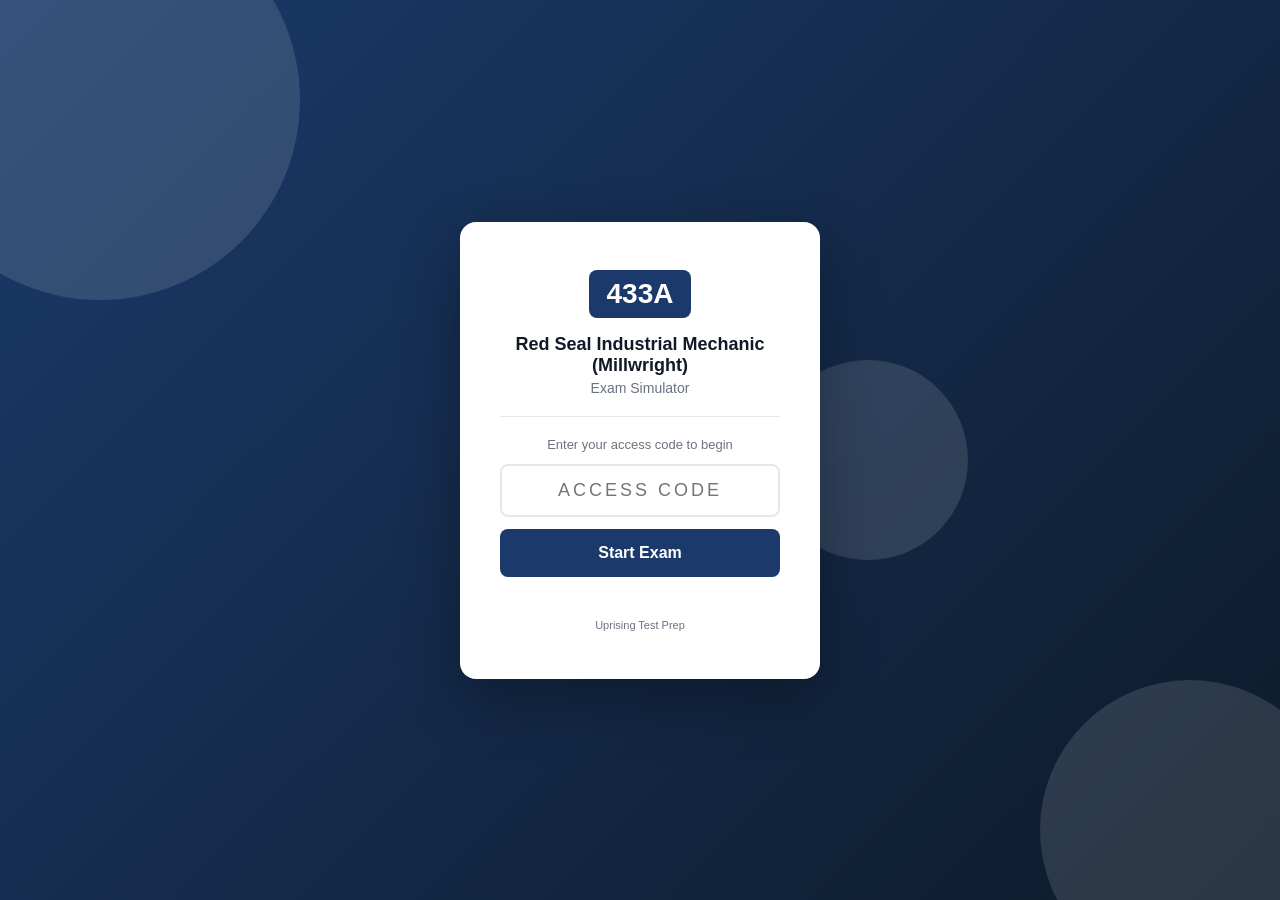
<file: index.html>
<!DOCTYPE html>
<html lang="en">
<head>
  <meta charset="UTF-8" />
  <meta name="viewport" content="width=device-width, initial-scale=1.0, viewport-fit=cover" />
  <meta name="apple-mobile-web-app-capable" content="yes" />
  <meta name="apple-mobile-web-app-status-bar-style" content="black-translucent" />
  <title>433A Exam Simulator</title>
  <link rel="stylesheet" href="style.css" />
</head>
<body>

<div id="access-gate">
  <div class="gate-bg-shapes">
    <div class="shape shape-1"></div>
    <div class="shape shape-2"></div>
    <div class="shape shape-3"></div>
  </div>
  <div class="gate-card">
    <div class="gate-logo">
      <div class="logo-badge">433A</div>
    </div>
    <h1 class="gate-title">Red Seal Industrial Mechanic (Millwright)</h1>
    <p class="gate-subtitle">Exam Simulator</p>
    <div class="gate-divider"></div>
    <p class="gate-instruction">Enter your access code to begin</p>
    <input type="text" id="access-code-input" class="gate-input"
           placeholder="Access Code" autocomplete="off"
           maxlength="20" spellcheck="false" />
    <button id="access-btn" class="gate-btn">Start Exam</button>
    <p id="access-error" class="gate-error"></p>
    <p class="gate-hint">Uprising Test Prep</p>
  </div>
</div>

<div id="app" style="display:none">
  <header class="top-bar">
    <div class="bar-left">
      <span class="bar-logo">433A</span>
      <span class="bar-title">Exam Simulator</span>
    </div>
    <div class="bar-right">
      <span class="bar-timer" id="timer-display">--:--</span>
      <button class="bar-btn" id="flag-btn">Flag</button>
      <button class="bar-btn bar-btn-primary" id="submit-btn">
        <span class="btn-full">Submit Exam</span>
        <span class="btn-short">Submit</span>
      </button>
    </div>
  </header>

  <div class="progress-strip">
    <div class="progress-bar" id="progress-bar"></div>
  </div>

  <main class="exam-main">
    <div class="question-panel">
      <div class="q-meta">
        <span id="q-counter"></span>
        <span id="q-domain" class="q-domain-tag"></span>
        <span id="q-flag-indicator" class="flag-chip" style="display:none">Flagged</span>
      </div>
      <div id="q-image-wrap" style="display:none; margin-bottom:14px;"></div>
      <p id="question-text" class="q-text"></p>
      <div id="options-list" class="options-list"></div>
      <div id="explanation-box" class="explanation-box" style="display:none">
        <div class="explanation-label">Explanation</div>
        <p id="explanation-text" class="explanation-text"></p>
      </div>
    </div>
    <div class="nav-bar">
      <button class="nav-btn" id="prev-btn">&#8592; Prev</button>
      <button class="nav-btn nav-btn-map" id="map-btn">Question Map</button>
      <button class="nav-btn nav-btn-next" id="next-btn">Next &#8594;</button>
    </div>
  </main>
</div>

<!-- Question Map Modal -->
<div id="map-modal" style="display:none">
  <div class="map-backdrop" id="map-backdrop"></div>
  <div class="map-panel">
    <div class="map-header">
      <span class="map-title">Question Map</span>
      <button id="map-close" class="map-close-btn">&#x2715; Close</button>
    </div>
    <div class="map-legend">
      <span class="leg-item"><span class="leg-swatch leg-answered"></span>Answered</span>
      <span class="leg-item"><span class="leg-swatch leg-flagged"></span>Flagged</span>
      <span class="leg-item"><span class="leg-swatch leg-unanswered"></span>Unanswered</span>
    </div>
    <div id="q-grid" class="q-grid"></div>
  </div>
</div>

<div id="results-screen" style="display:none">
  <div class="results-card">
    <div class="res-header">
      <div class="res-badge">433A</div>
      <h2 id="res-status" class="res-status"></h2>
      <p id="res-score" class="res-score"></p>
    </div>
    <div id="res-domains" class="res-domains"></div>
    <button id="res-review-btn" class="res-btn">Review Answers</button>
    <button id="res-restart-btn" class="res-btn res-btn-secondary">Restart</button>
  </div>
</div>

<script src="questions.js"></script>
<script src="app.js"></script>
</body>
</html>
</file>
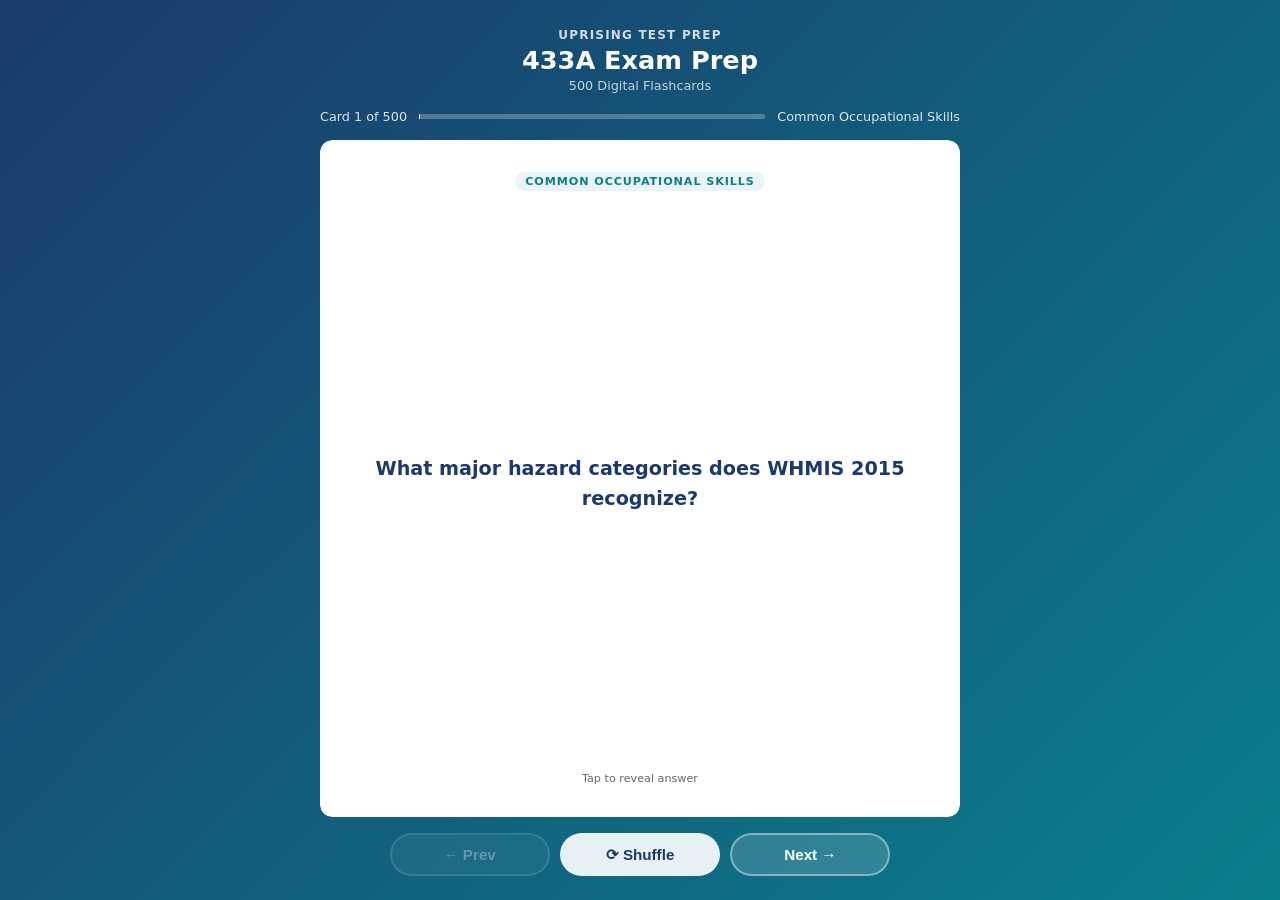
<file: flashcards/index.html>
<!DOCTYPE html>
<html lang="en">
<head>
  <meta charset="UTF-8">
  <meta name="viewport" content="width=device-width, initial-scale=1.0">
  <title>433A Exam Prep — Flashcards</title>
  <style>
    :root {
      --blue:   #1B3A6B;
      --teal:   #0A7E8C;
      --ltblue: #E8F4F8;
      --white:  #FFFFFF;
      --text:   #1A1A1A;
      --muted:  #666;
      --radius: 12px;
    }
    * { box-sizing: border-box; margin: 0; padding: 0; }
    html, body { height: 100%; }
    body {
      font-family: 'Segoe UI', system-ui, sans-serif;
      background: linear-gradient(135deg, var(--blue) 0%, var(--teal) 100%);
      /* Pinned, not min-height: the page must never grow, or the controls
         get pushed below the fold on iOS where 100dvh and height:100%
         disagree. The height:100% rule above is the pre-dvh fallback. */
      height: 100dvh;
      max-height: 100dvh;
      overflow: hidden;
      display: flex;
      flex-direction: column;
      align-items: center;
      padding: 1.25rem 1rem 1rem;
      gap: 0.75rem;
      overflow-x: hidden;
    }
    header { text-align: center; color: #fff; flex-shrink: 0; }
    header .brand { font-size: 0.75rem; font-weight: 700; letter-spacing: 0.1em; opacity: 0.8; text-transform: uppercase; }
    header h1 { font-size: 1.3rem; font-weight: 800; margin-top: 0.2rem; }
    header .subtitle { font-size: 0.8rem; opacity: 0.75; margin-top: 0.15rem; }
    #progress-info {
      display: flex; align-items: center; gap: 0.75rem;
      color: rgba(255,255,255,0.85); font-size: 0.8rem;
      flex-shrink: 0; width: 100%; max-width: 640px;
    }
    #progress-bar-track {
      flex: 1; background: rgba(255,255,255,0.25);
      border-radius: 4px; height: 5px;
    }
    #progress-bar-fill { height: 100%; background: #fff; border-radius: 4px; transition: width 0.3s; }
    .card-scene {
      width: 100%; max-width: 640px;
      perspective: 1200px;
      cursor: pointer;
      flex: 1; min-height: 0;
      display: flex; flex-direction: column;
    
      /* WebKit does not clip overflow inside a preserve-3d context, so the
         answer pane's own clip is dropped and a long answer paints over the
         Prev/Next row. This element only sets the perspective and is NOT
         itself in the 3D context, so its clip is honoured in every engine. */
      overflow: hidden;
      border-radius: var(--radius);
    }
    .card-inner {
      position: relative; width: 100%;
      flex: 1; min-height: 0;
      transition: transform 0.55s cubic-bezier(.4,0,.2,1);
      transform-style: preserve-3d;
    }
    .card-scene.flipped .card-inner { transform: rotateY(180deg); }
    .card-face {
      position: absolute; inset: 0;
      backface-visibility: hidden; -webkit-backface-visibility: hidden;
      border-radius: var(--radius);
      display: flex; flex-direction: column;
      padding: 1.5rem 1.75rem;
      box-shadow: 0 12px 40px rgba(0,0,0,0.2);
      overflow: hidden;
    
      /* Painting through a mask forces WebKit to allocate a real clipping
         layer for a 3D-transformed element, which is what makes the
         overflow:hidden and the rounded corners above actually apply. */
      -webkit-mask-image: -webkit-radial-gradient(#fff, #000);
              mask-image: radial-gradient(#fff, #000);
    }
    .card-front { background: var(--white); align-items: center; justify-content: center; }
    .card-back  { background: var(--ltblue); transform: rotateY(180deg); }
    .card-badge {
      font-size: 0.7rem; font-weight: 700; text-transform: uppercase;
      letter-spacing: 0.08em;
      background: var(--ltblue); color: var(--teal);
      padding: 0.2rem 0.65rem; border-radius: 20px;
      margin-bottom: 0.85rem; flex-shrink: 0;
    }
    .card-back .card-badge { background: rgba(10,126,140,0.12); }
    .card-front .q-text {
      font-size: 1.1rem; font-weight: 600; color: var(--blue); line-height: 1.55;
      text-align: center; overflow-y: auto; flex: 1;
      display: flex; align-items: center; justify-content: center;
      scrollbar-width: thin; scrollbar-color: rgba(27,58,107,0.3) transparent;
    }
    .card-back .a-label { font-size: 0.7rem; font-weight: 700; color: var(--teal); text-transform: uppercase; letter-spacing: 0.08em; margin-bottom: 0.4rem; flex-shrink: 0; }
    .card-back .a-text  {
      font-size: 0.975rem; color: var(--text); line-height: 1.65;
      overflow-y: auto; flex: 1; min-height: 0; padding-right: 4px;
      scrollbar-width: thin; scrollbar-color: rgba(10,126,140,0.4) transparent;
    
      -webkit-overflow-scrolling: touch;
      overscroll-behavior: contain;
    }
    .card-back .a-text::-webkit-scrollbar { width: 4px; }
    .card-back .a-text::-webkit-scrollbar-track { background: transparent; }
    .card-back .a-text::-webkit-scrollbar-thumb { background: rgba(10,126,140,0.4); border-radius: 4px; }
    .tap-hint { flex-shrink: 0; margin-top: 0.6rem; font-size: 0.7rem; color: var(--muted); text-align: center; }
    .card-back .tap-hint { color: var(--teal); opacity: 0.7; }
    .controls {
      display: flex; gap: 0.65rem; flex-wrap: nowrap;
      justify-content: center; flex-shrink: 0;
      width: 100%; max-width: 640px;
      padding-bottom: env(safe-area-inset-bottom, 0px);
    }
    .btn {
      padding: 0.6rem 1.2rem; border-radius: 50px;
      border: 2px solid rgba(255,255,255,0.4);
      background: rgba(255,255,255,0.15); color: #fff;
      font-weight: 700; font-size: 0.875rem; cursor: pointer;
      transition: all 0.2s; backdrop-filter: blur(4px);
      white-space: nowrap; flex: 1; max-width: 160px;
    }
    .btn:hover { background: rgba(255,255,255,0.3); border-color: rgba(255,255,255,0.7); }
    .btn:active { transform: scale(0.96); }
    .btn:disabled { opacity: 0.35; cursor: not-allowed; }
    .btn.btn-primary { background: rgba(255,255,255,0.9); color: var(--blue); border-color: transparent; }
    .btn.btn-primary:hover { background: #fff; }
    #loading { color: rgba(255,255,255,0.8); font-size: 1rem; text-align: center; padding: 3rem; flex: 1; }
    @media (min-width: 768px) {
      body { padding: 1.75rem 1.5rem 1.5rem; gap: 1rem; }
      header h1 { font-size: 1.6rem; }
      .card-face { padding: 2rem 2.5rem; }
      .card-front .q-text { font-size: 1.2rem; }
      .card-back .a-text { font-size: 1.05rem; }
      .btn { font-size: 0.95rem; padding: 0.65rem 1.4rem; }
    }
    @media (max-width: 380px) {
      body { padding: 0.75rem; gap: 0.5rem; }
      header .brand { font-size: 0.65rem; }
      header h1 { font-size: 1.1rem; }
      header .subtitle { display: none; }
      .card-face { padding: 1rem 1.1rem; }
      .card-front .q-text { font-size: 0.975rem; }
      .card-back .a-text { font-size: 0.875rem; }
      .btn { font-size: 0.8rem; padding: 0.5rem 0.75rem; }
    }
  </style>
</head>
<body>
<header>
  <div class="brand">Uprising Test Prep</div>
  <h1>433A Exam Prep</h1>
  <div class="subtitle">500 Digital Flashcards</div>
</header>
<div id="progress-info">
  <span id="card-counter">Card 1 of 500</span>
  <div id="progress-bar-track"><div id="progress-bar-fill" style="width:0%"></div></div>
  <span id="domain-label"></span>
</div>
<div id="loading">Loading flashcards...</div>
<div class="card-scene" id="card-scene" style="display:none" onclick="flipCard()">
  <div class="card-inner" id="card-inner">
    <div class="card-face card-front">
      <div class="card-badge" id="front-badge"></div>
      <div class="q-text" id="q-text"></div>
      <div class="tap-hint">Tap to reveal answer</div>
    </div>
    <div class="card-face card-back">
      <div class="card-badge" id="back-badge">Answer</div>
      <div class="a-label">Answer</div>
      <div class="a-text" id="a-text"></div>
      <div class="tap-hint">Tap to flip back</div>
    </div>
  </div>
</div>
<div class="controls" id="controls" style="display:none">
  <button class="btn" id="prev-btn" onclick="event.stopPropagation();move(-1)" disabled>&#8592; Prev</button>
  <button class="btn btn-primary" onclick="event.stopPropagation();shuffleCards()">&#10227; Shuffle</button>
  <button class="btn" id="next-btn" onclick="event.stopPropagation();move(1)">Next &#8594;</button>
</div>
<script>
const DOMAIN_LABELS = {
  common_occupational_skills: "Common Occupational Skills",
  rigging_hoisting_and_moving: "Rigging Hoisting and Moving",
  mechanical_power_transmission: "Mechanical Power Transmission",
  material_handling_and_process_systems: "Material Handling and Process Systems",
  fluid_power_systems: "Fluid Power Systems",
  preventive_and_predictive_maintenance: "Preventive and Predictive Maintenance",
};
let cards   = [];
let current = 0;
async function init() {
  try {
    const res = await fetch('flashcards.json');
    if (!res.ok) throw new Error('Network error');
    cards = await res.json();
    document.getElementById('loading').style.display    = 'none';
    document.getElementById('card-scene').style.display = 'flex';
    document.getElementById('controls').style.display   = 'flex';
    show();
  } catch (e) {
    document.getElementById('loading').textContent = 'Error loading flashcards. Please try refreshing.';
  }
}
function domainLabel(key) {
  return DOMAIN_LABELS[key] || key.replace(/_/g, ' ').replace(/\b\w/g, c => c.toUpperCase());
}
function show() {
  const c = cards[current];
  document.getElementById('card-scene').classList.remove('flipped');
  document.getElementById('a-text').scrollTop = 0;
  const label = domainLabel(c.domain || c.chapter || '');
  document.getElementById('q-text').textContent       = c.front;
  document.getElementById('a-text').textContent       = c.back;
  document.getElementById('front-badge').textContent  = label;
  document.getElementById('back-badge').textContent   = label;
  document.getElementById('card-counter').textContent = `Card ${current+1} of ${cards.length}`;
  document.getElementById('domain-label').textContent = label;
  document.getElementById('progress-bar-fill').style.width = `${((current+1)/cards.length*100).toFixed(1)}%`;
  document.getElementById('prev-btn').disabled = current === 0;
  document.getElementById('next-btn').disabled = current === cards.length - 1;
}
function flipCard() { document.getElementById('card-scene').classList.toggle('flipped'); }
function move(dir) {
  const next = current + dir;
  if (next < 0 || next >= cards.length) return;
  current = next; show();
}
function shuffleCards() {
  for (let i = cards.length - 1; i > 0; i--) {
    const j = Math.floor(Math.random() * (i+1));
    [cards[i], cards[j]] = [cards[j], cards[i]];
  }
  current = 0; show();
}
document.addEventListener('keydown', e => {
  if (e.key === 'ArrowRight' || e.key === 'ArrowDown') move(1);
  else if (e.key === 'ArrowLeft' || e.key === 'ArrowUp') move(-1);
  else if (e.key === ' ' || e.key === 'Enter') { e.preventDefault(); flipCard(); }
});
init();
</script>
</body>
</html>
</file>
<file: style.css>
/* 433A Exam Simulator — Styles */
:root {
  --primary:   #1B3A6B;
  --pass:      #059669;
  --fail:      #DC2626;
  --bg:        #F3F4F8;
  --card:      #FFFFFF;
  --border:    #E2E8F0;
  --text:      #111827;
  --muted:     #6B7280;
  --radius:    10px;
}
*, *::before, *::after { box-sizing: border-box; margin: 0; padding: 0; }
body {
  font-family: -apple-system, BlinkMacSystemFont, "Segoe UI", sans-serif;
  background: var(--bg);
  color: var(--text);
  height: 100vh;
  height: 100dvh;
  overflow: hidden;
  -webkit-text-size-adjust: 100%;
}

/* ── Access Gate ─────────────────────────────────────────────────────────── */
#access-gate {
  display: flex;
  align-items: center;
  justify-content: center;
  height: 100vh;
  height: 100dvh;
  background: linear-gradient(135deg, var(--primary) 0%, #0d1b2a 100%);
  position: relative;
  overflow: hidden;
  padding: 20px;
  padding-top: max(20px, env(safe-area-inset-top));
  padding-bottom: max(20px, env(safe-area-inset-bottom));
}
.gate-bg-shapes { position: absolute; inset: 0; pointer-events: none; }
.shape { position: absolute; border-radius: 50%; opacity: .12; background: #fff; }
.shape-1 { width: 400px; height: 400px; top: -100px; left: -100px; }
.shape-2 { width: 300px; height: 300px; bottom: -80px; right: -60px; }
.shape-3 { width: 200px; height: 200px; top: 40%; left: 60%; }
.gate-card {
  background: #fff;
  border-radius: 16px;
  padding: 48px 40px;
  text-align: center;
  width: 100%;
  max-width: 360px;
  position: relative;
  z-index: 1;
  box-shadow: 0 20px 60px rgba(0,0,0,.3);
}
.logo-badge {
  display: inline-block;
  background: var(--primary);
  color: #fff;
  font-weight: 800;
  font-size: 28px;
  padding: 8px 18px;
  border-radius: 8px;
}
.gate-title { font-size: 18px; font-weight: 700; margin-top: 16px; color: var(--text); }
.gate-subtitle { color: var(--muted); font-size: 14px; margin-top: 4px; }
.gate-divider { height: 1px; background: var(--border); margin: 20px 0; }
.gate-instruction { font-size: 13px; color: var(--muted); margin-bottom: 12px; }
.gate-input {
  width: 100%;
  padding: 14px 16px;
  border: 2px solid var(--border);
  border-radius: 8px;
  font-size: 18px;
  text-align: center;
  text-transform: uppercase;
  letter-spacing: 3px;
  outline: none;
}
.gate-input:focus { border-color: var(--primary); }
.gate-btn {
  width: 100%;
  margin-top: 12px;
  padding: 15px;
  background: var(--primary);
  color: #fff;
  border: none;
  border-radius: 8px;
  font-size: 16px;
  font-weight: 600;
  cursor: pointer;
  -webkit-tap-highlight-color: transparent;
}
.gate-btn:hover { opacity: .9; }
.gate-error { color: var(--fail); font-size: 13px; margin-top: 8px; min-height: 18px; }
.gate-hint { color: var(--muted); font-size: 11px; margin-top: 16px; }

/* ── App shell ───────────────────────────────────────────────────────────── */
#app {
  display: flex;
  flex-direction: column;
  height: 100vh;
  height: 100dvh;
  padding-top: env(safe-area-inset-top);
}
.top-bar {
  display: flex;
  justify-content: space-between;
  align-items: center;
  background: var(--primary);
  color: #fff;
  padding: 0 20px;
  padding-left: max(20px, env(safe-area-inset-left));
  padding-right: max(20px, env(safe-area-inset-right));
  height: 52px;
  flex-shrink: 0;
  gap: 8px;
}
.bar-left { display: flex; align-items: center; gap: 8px; min-width: 0; }
.bar-logo { font-weight: 800; font-size: 18px; flex-shrink: 0; }
.bar-title { font-size: 14px; opacity: .8; white-space: nowrap; overflow: hidden; text-overflow: ellipsis; }
.bar-right { display: flex; align-items: center; gap: 8px; flex-shrink: 0; }
.bar-timer {
  font-variant-numeric: tabular-nums;
  font-size: 16px;
  font-weight: 600;
  min-width: 68px;
  text-align: right;
}
.bar-btn {
  padding: 7px 13px;
  background: rgba(255,255,255,.15);
  border: 1px solid rgba(255,255,255,.3);
  color: #fff;
  border-radius: 6px;
  cursor: pointer;
  font-size: 13px;
  white-space: nowrap;
  -webkit-tap-highlight-color: transparent;
  touch-action: manipulation;
}
.bar-btn:hover { background: rgba(255,255,255,.25); }
.bar-btn-primary {
  background: #fff;
  color: var(--primary);
  border-color: #fff;
  font-weight: 600;
}
.bar-btn-primary:hover { background: #f0f0f0; }
.btn-short { display: none; }
.btn-full  { display: inline; }

.progress-strip { height: 4px; background: rgba(0,0,0,.1); flex-shrink: 0; }
.progress-bar   { height: 100%; background: #4ade80; transition: width .3s; }

/* ── Main exam area ──────────────────────────────────────────────────────── */
.exam-main {
  flex: 1;
  overflow: hidden;
  display: flex;
  flex-direction: column;
  padding: 16px 20px 0;
  padding-left: max(16px, env(safe-area-inset-left));
  padding-right: max(16px, env(safe-area-inset-right));
  min-height: 0;
}
.question-panel { flex: 1; overflow-y: auto; padding-bottom: 12px; -webkit-overflow-scrolling: touch; }
.q-meta {
  display: flex;
  align-items: center;
  gap: 8px;
  margin-bottom: 12px;
  font-size: 13px;
  color: var(--muted);
  flex-wrap: wrap;
}
.q-domain-tag {
  background: var(--primary);
  color: #fff;
  padding: 2px 8px;
  border-radius: 4px;
  font-size: 11px;
  font-weight: 600;
}
.flag-chip {
  background: #FEF3C7;
  color: #92400E;
  padding: 2px 8px;
  border-radius: 4px;
  font-size: 11px;
  font-weight: 600;
}
.q-image {
  max-width: 100%;
  height: auto;
  border-radius: 6px;
  border: 1px solid var(--border);
  display: block;
  margin-bottom: 14px;
}
.q-text { font-size: 16px; line-height: 1.65; margin-bottom: 20px; }
.options-list { display: flex; flex-direction: column; gap: 10px; }
.option {
  display: flex;
  align-items: flex-start;
  gap: 12px;
  padding: 15px 16px;
  background: var(--card);
  border: 2px solid var(--border);
  border-radius: var(--radius);
  cursor: pointer;
  transition: .15s;
  -webkit-tap-highlight-color: transparent;
  touch-action: manipulation;
  min-height: 52px;
}
.option:hover  { border-color: var(--primary); background: #F8FAFF; }
.option.selected  { border-color: var(--primary); background: #EEF3FF; }
.option.correct   { border-color: #059669; background: #ECFDF5; }
.option.incorrect { border-color: #DC2626; background: #FEF2F2; }
.explanation-box {
  margin-top: 20px;
  padding: 16px 18px;
  background: #F0F9FF;
  border-left: 4px solid #2563EB;
  border-radius: 6px;
}
.explanation-label {
  font-size: 11px;
  font-weight: 700;
  text-transform: uppercase;
  letter-spacing: .06em;
  color: #2563EB;
  margin-bottom: 8px;
}
.explanation-text { font-size: 14.5px; line-height: 1.7; color: #1e293b; margin: 0; }
.opt-letter { font-weight: 700; font-size: 15px; color: var(--primary); min-width: 22px; padding-top: 1px; flex-shrink: 0; }
.opt-text   { font-size: 15px; line-height: 1.5; }

/* ── Nav bar ─────────────────────────────────────────────────────────────── */
.nav-bar {
  display: flex;
  align-items: center;
  gap: 8px;
  padding: 10px 0;
  padding-bottom: max(14px, env(safe-area-inset-bottom));
  flex-shrink: 0;
}
.nav-btn {
  flex: 1;
  padding: 13px 8px;
  background: var(--card);
  border: 1px solid var(--border);
  border-radius: 8px;
  cursor: pointer;
  font-size: 15px;
  font-weight: 500;
  text-align: center;
  -webkit-tap-highlight-color: transparent;
  touch-action: manipulation;
  min-height: 48px;
}
.nav-btn:hover      { background: #f0f0f0; }
.nav-btn-map {
  background: var(--bg);
  border-color: var(--primary);
  color: var(--primary);
  font-weight: 600;
}
.nav-btn-map:hover { background: #EEF3FF; }
.nav-btn-next {
  background: var(--primary);
  color: #fff;
  border-color: var(--primary);
}
.nav-btn-next:hover { opacity: .9; }

/* ── Question Map Modal ──────────────────────────────────────────────────── */
#map-modal {
  position: fixed;
  inset: 0;
  z-index: 1000;
  display: flex;
  flex-direction: column;
  justify-content: flex-end;
}
.map-backdrop { position: absolute; inset: 0; background: rgba(0,0,0,.5); }
.map-panel {
  position: relative;
  background: #fff;
  border-radius: 20px 20px 0 0;
  padding: 20px;
  padding-bottom: max(20px, env(safe-area-inset-bottom));
  max-height: 80vh;
  max-height: 80dvh;
  display: flex;
  flex-direction: column;
  box-shadow: 0 -4px 30px rgba(0,0,0,.2);
}
.map-header {
  display: flex;
  align-items: center;
  justify-content: space-between;
  margin-bottom: 12px;
  flex-shrink: 0;
}
.map-title { font-size: 17px; font-weight: 700; color: var(--text); }
.map-close-btn {
  padding: 8px 16px;
  background: var(--bg);
  border: 1px solid var(--border);
  border-radius: 8px;
  cursor: pointer;
  font-size: 14px;
  font-weight: 500;
  min-height: 40px;
  -webkit-tap-highlight-color: transparent;
  touch-action: manipulation;
}
.map-close-btn:hover { background: #e5e7eb; }
.map-legend { display: flex; gap: 16px; margin-bottom: 14px; flex-shrink: 0; flex-wrap: wrap; }
.leg-item { display: flex; align-items: center; gap: 6px; font-size: 13px; color: var(--muted); }
.leg-swatch {
  width: 16px;
  height: 16px;
  border-radius: 3px;
  border: 1px solid var(--border);
  background: var(--card);
  display: inline-block;
  flex-shrink: 0;
}
.leg-swatch.leg-answered  { background: var(--primary); border-color: var(--primary); }
.leg-swatch.leg-flagged   { background: #FEF3C7; border-color: #F59E0B; }
.leg-swatch.leg-unanswered { background: var(--card); }
.q-grid {
  display: flex;
  flex-wrap: wrap;
  gap: 6px;
  overflow-y: auto;
  flex: 1;
  padding-bottom: 8px;
  -webkit-overflow-scrolling: touch;
}
.grid-btn {
  width: 40px;
  height: 40px;
  border: 1px solid var(--border);
  border-radius: 6px;
  background: var(--card);
  font-size: 12px;
  cursor: pointer;
  font-weight: 500;
  -webkit-tap-highlight-color: transparent;
  touch-action: manipulation;
}
.grid-btn.answered { background: var(--primary); color: #fff; border-color: var(--primary); }
.grid-btn.flagged  { background: #FEF3C7; border-color: #F59E0B; }
.grid-btn.active   { outline: 3px solid var(--primary); outline-offset: 2px; }

/* ── Results ─────────────────────────────────────────────────────────────── */
#results-screen {
  display: flex;
  align-items: flex-start;
  justify-content: center;
  min-height: 100vh;
  min-height: 100dvh;
  background: var(--bg);
  overflow-y: auto;
  -webkit-overflow-scrolling: touch;
  padding: 20px 16px;
  padding-top: max(20px, env(safe-area-inset-top));
  padding-bottom: max(20px, env(safe-area-inset-bottom));
}
.results-card {
  background: var(--card);
  border-radius: 16px;
  padding: 40px;
  max-width: 480px;
  width: 100%;
  box-shadow: 0 8px 30px rgba(0,0,0,.1);
}
.res-header { text-align: center; margin-bottom: 24px; }
.res-badge {
  display: inline-block;
  background: var(--primary);
  color: #fff;
  font-weight: 800;
  font-size: 22px;
  padding: 6px 16px;
  border-radius: 8px;
}
.res-status { font-size: 36px; font-weight: 800; margin-top: 12px; }
.res-score  { font-size: 18px; color: var(--muted); margin-top: 4px; }
.res-domains { margin-bottom: 24px; display: flex; flex-direction: column; gap: 10px; }
.res-domain-row { display: flex; align-items: center; gap: 8px; font-size: 13px; }
.res-domain-name { width: 160px; font-weight: 500; flex-shrink: 0; }
.res-domain-bar-wrap { flex: 1; background: #E5E7EB; border-radius: 4px; height: 8px; overflow: hidden; }
.res-domain-bar { height: 100%; border-radius: 4px; transition: width .5s; }
.res-domain-pct { width: 36px; text-align: right; font-weight: 600; }
.res-btn {
  width: 100%;
  padding: 15px;
  background: var(--primary);
  color: #fff;
  border: none;
  border-radius: 8px;
  font-size: 15px;
  font-weight: 600;
  cursor: pointer;
  margin-bottom: 10px;
  min-height: 52px;
  -webkit-tap-highlight-color: transparent;
  touch-action: manipulation;
}
.res-btn:hover { opacity: .9; }
.res-btn-secondary {
  background: transparent;
  color: var(--primary);
  border: 2px solid var(--primary);
}
.res-btn-secondary:hover { background: var(--primary); color: #fff; }

/* ── Mobile breakpoint (phones ≤ 640px) ─────────────────────────────────── */
@media (max-width: 640px) {
  /* Gate card */
  .gate-card { padding: 32px 24px; }

  /* Top bar: hide long title text, swap Submit label */
  .bar-title  { display: none; }
  .btn-full   { display: none; }
  .btn-short  { display: inline; }
  .bar-right  { gap: 6px; }
  .bar-btn    { padding: 6px 10px; font-size: 12px; }
  .bar-timer  { font-size: 14px; min-width: 58px; }

  /* Exam main */
  .exam-main { padding: 12px 14px 0; }
  .q-text { font-size: 16px; }
  .opt-text { font-size: 15px; }

  /* Nav bar — bigger touch targets */
  .nav-btn { font-size: 14px; padding: 14px 6px; }

  /* Results */
  .results-card { padding: 28px 20px; }
  .res-domain-name { width: 110px; font-size: 12px; }
  .res-domain-pct  { font-size: 12px; }
  .res-status { font-size: 30px; }

  /* Map grid — slightly bigger buttons on phones */
  .grid-btn { width: 42px; height: 42px; }
}

/* ── Very small phones (≤ 380px) ────────────────────────────────────────── */
@media (max-width: 380px) {
  .bar-logo { font-size: 15px; }
  .bar-btn  { padding: 5px 8px; font-size: 11px; }
  .bar-timer { font-size: 13px; min-width: 52px; }
  .nav-btn  { font-size: 13px; }
  .grid-btn { width: 38px; height: 38px; font-size: 11px; }
}
</file>
